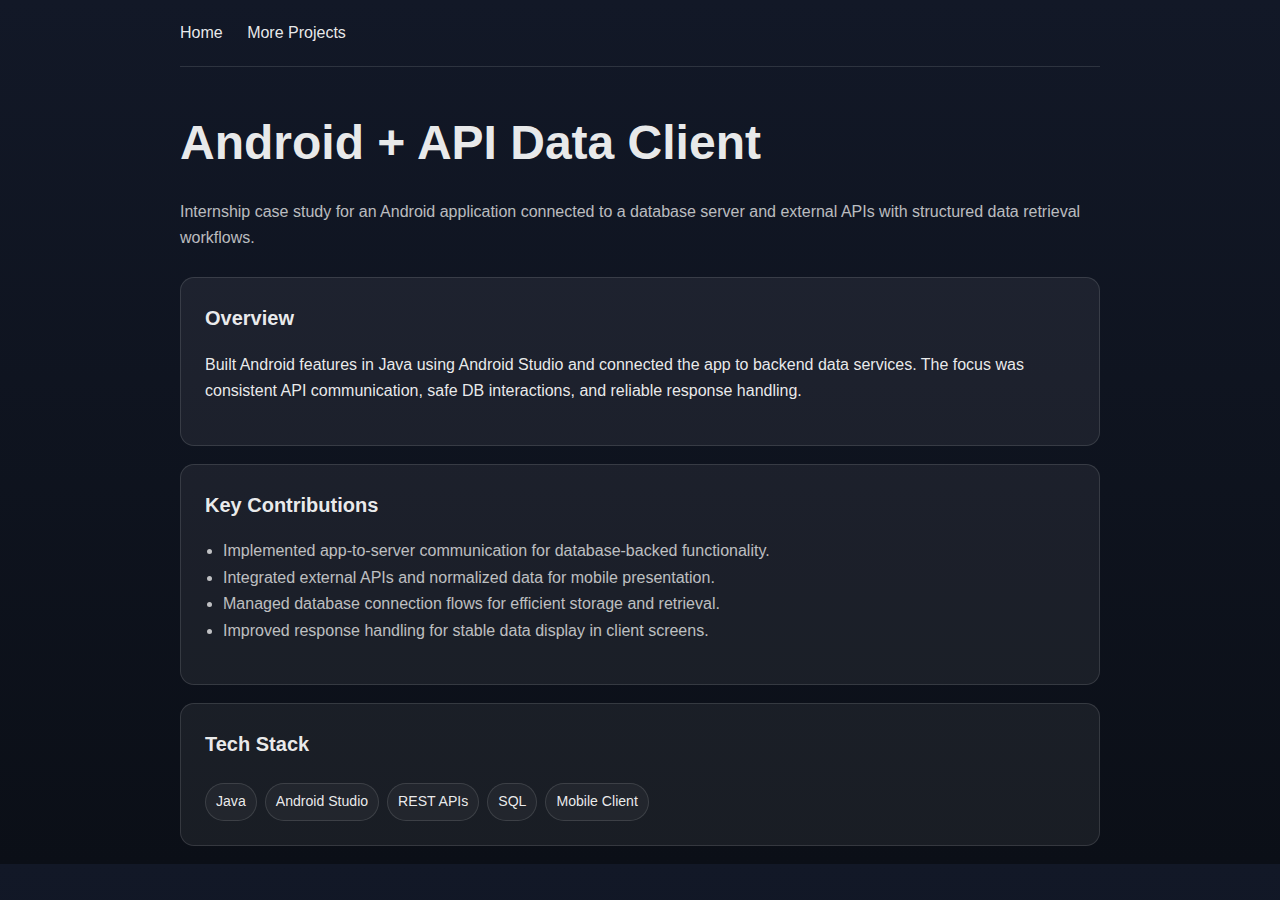
<file: projectWindows/androidApiClient/androidApiClient.html>
<!DOCTYPE html>
<html lang="en">
<head>
    <meta charset="utf-8" />
    <meta name="viewport" content="width=device-width, initial-scale=1" />
    <title>Android + API Data Client</title>
    <link rel="icon" type="image/x-icon" href="../favicon.ico" />
    <style>
        :root {
            --bg: #0b0f17;
            --surface: rgba(255,255,255,0.06);
            --text: rgba(255,255,255,0.92);
            --muted: rgba(255,255,255,0.72);
            --accent: #ff5a5f;
            --border: rgba(255,255,255,0.12);
            --radius: 14px;
        }
        * { box-sizing: border-box; }
        body {
            margin: 0;
            font-family: "Inter", "Segoe UI", Arial, sans-serif;
            color: var(--text);
            background: linear-gradient(180deg, #121827, var(--bg));
            line-height: 1.65;
        }
        .container {
            width: min(920px, 92%);
            margin: 0 auto;
        }
        nav {
            padding: 20px 0;
            border-bottom: 1px solid var(--border);
            margin-bottom: 36px;
        }
        nav a {
            color: var(--text);
            text-decoration: none;
            margin-right: 20px;
        }
        h1 {
            font-size: clamp(2rem, 5vw, 3rem);
            margin-bottom: 8px;
        }
        .lead {
            color: var(--muted);
            margin-bottom: 26px;
        }
        .card {
            background: var(--surface);
            border: 1px solid var(--border);
            border-radius: var(--radius);
            padding: 24px;
            margin-bottom: 18px;
        }
        h2 { margin-top: 0; font-size: 1.25rem; }
        ul { padding-left: 18px; color: var(--muted); }
        .stack span {
            display: inline-block;
            margin: 6px 8px 0 0;
            padding: 6px 10px;
            border-radius: 999px;
            border: 1px solid var(--border);
            background: rgba(255,255,255,0.04);
            font-size: 0.88rem;
        }
    </style>
</head>
<body>
    <div class="container">
        <nav>
            <a href="../../index.html#portfolio">Home</a>
            <a href="../../index.html#hiddenportfolio">More Projects</a>
        </nav>

        <h1>Android + API Data Client</h1>
        <p class="lead">Internship case study for an Android application connected to a database server and external APIs with structured data retrieval workflows.</p>

        <section class="card">
            <h2>Overview</h2>
            <p>Built Android features in Java using Android Studio and connected the app to backend data services. The focus was consistent API communication, safe DB interactions, and reliable response handling.</p>
        </section>

        <section class="card">
            <h2>Key Contributions</h2>
            <ul>
                <li>Implemented app-to-server communication for database-backed functionality.</li>
                <li>Integrated external APIs and normalized data for mobile presentation.</li>
                <li>Managed database connection flows for efficient storage and retrieval.</li>
                <li>Improved response handling for stable data display in client screens.</li>
            </ul>
        </section>

        <section class="card">
            <h2>Tech Stack</h2>
            <div class="stack">
                <span>Java</span><span>Android Studio</span><span>REST APIs</span><span>SQL</span><span>Mobile Client</span>
            </div>
        </section>
    </div>
</body>
</html>
</file>
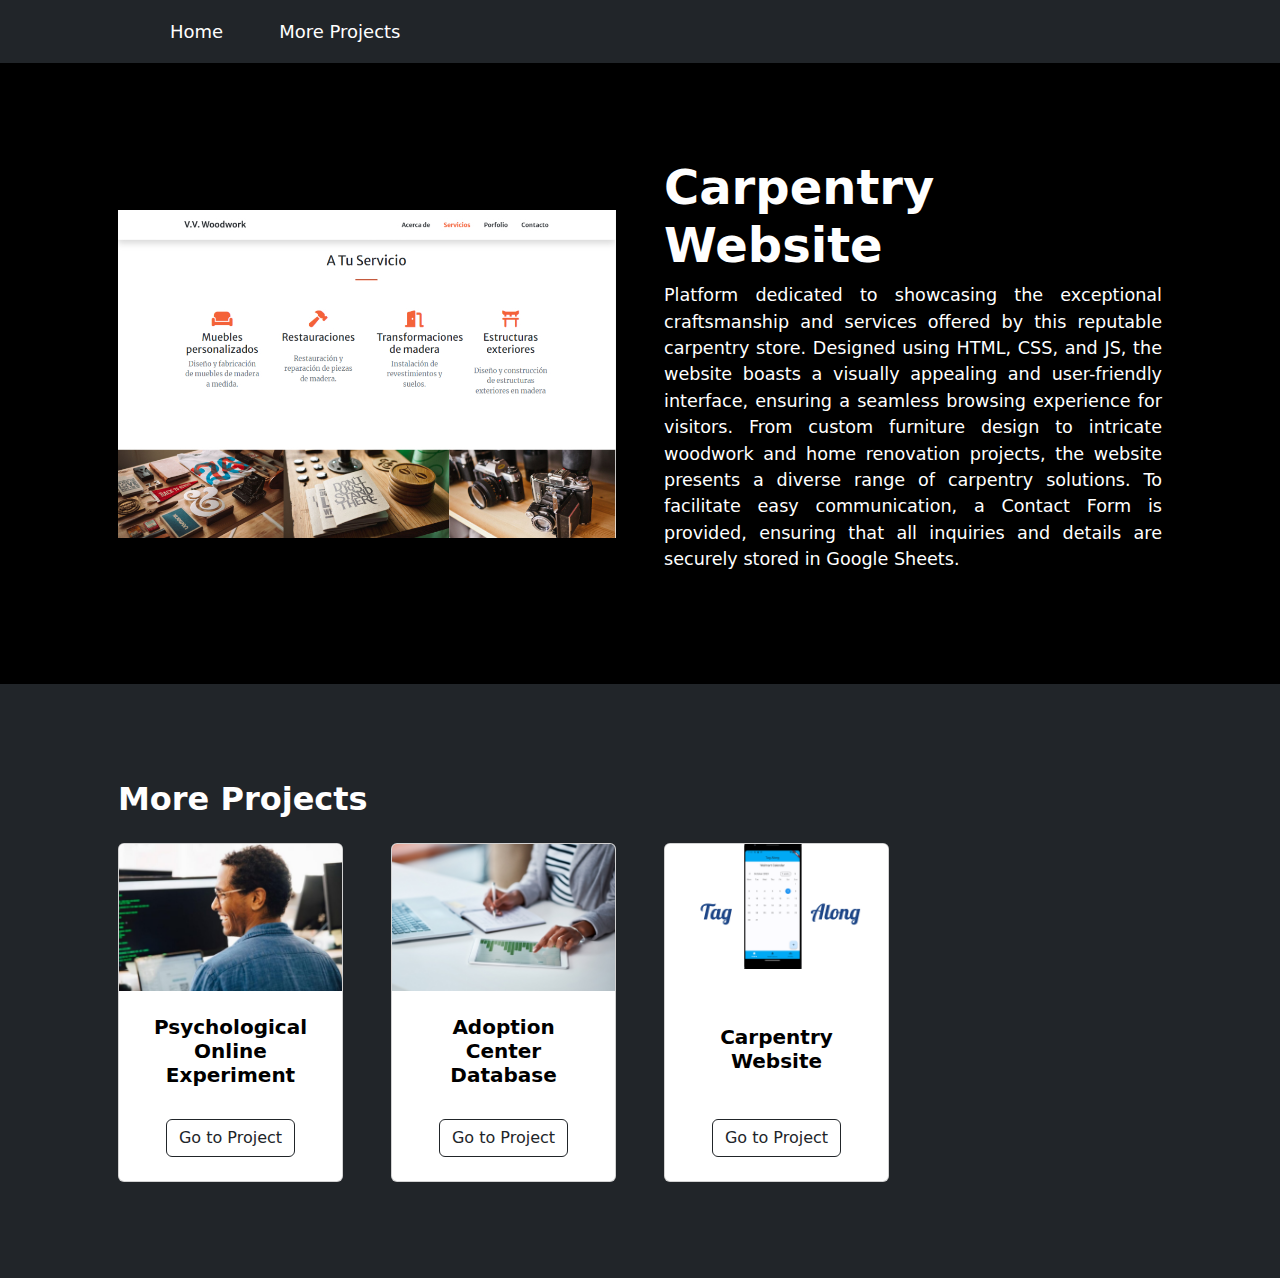
<file: projectWindows/CarpentryWebsite/CarpentryWebsite.html>
<!DOCTYPE html>
<html lang="en">
    <head>
        <meta charset="utf-8" />
        <meta name="viewport" content="width=device-width, initial-scale=1, shrink-to-fit=no" />
        <meta name="description" content="" />
        <meta name="author" content="" />
        <title>Carpentry Website</title>
        <!-- Favicon-->
        <link rel="icon" type="image/x-icon" href="assets/favicon.ico" />
        <!-- Bootstrap icons-->
        <link href="https://cdn.jsdelivr.net/npm/bootstrap-icons@1.5.0/font/bootstrap-icons.css" rel="stylesheet" />
        <!-- Core theme CSS (includes Bootstrap)-->
        <link href="css/styles.css" rel="stylesheet" />
    </head>
    <body>

        <!-- Navigation-->
        <nav class="navbar navbar-expand-lg navbar-dark bg-dark">
            <div class="container px-4 px-lg-5">
                <div class="collapse navbar-collapse" id="navbarSupportedContent">
                    <ul class="navbar-nav me-auto mb-2 mb-lg-0 ms-lg-4">
                        <li class="nav-item"><a class="nav-link active" href="../../index.html#portfolio">Home</a></li>
                        <li class="nav-item"><a class="nav-link active" href="#mywork">More Projects</a></li>
                        
                    </ul>
                    
                </div>
            </div>
        </nav>
        
        <!-- Product section-->
        <section class="py-5">
            <div class="container px-4 px-lg-5 my-5">
                <div class="row gx-4 gx-lg-5 align-items-center">
                    <div class="col-md-6"><img class="card-img-top mb-5 mb-md-0" src="projectImages/websiteCarpinteria.jpg" alt="..." /></div>
                    <div class="col-md-6">

                        <h1 class="display-5 fw-bolder">Carpentry Website</h1>
                        
                        <p class="lead">Platform dedicated to showcasing the exceptional craftsmanship and services offered by this reputable carpentry store. Designed using HTML, CSS, 
                            and JS, the website boasts a visually appealing and user-friendly interface, ensuring a seamless browsing experience for visitors. 
                            From custom furniture design to intricate woodwork and home renovation projects, the website presents a diverse range of carpentry solutions. 
                            To facilitate easy communication, a Contact Form is provided, ensuring that all inquiries and details are securely stored in Google Sheets. </p>
                        
                    </div>
                </div>
            </div>
        </section>
        <!-- More projects section-->
        <section class="py-5 bg-dark">
            <div class="container px-4 px-lg-5 mt-5" id="mywork">
                <h2 class="fw-bolder mb-4">More Projects</h2>
                <div class="row gx-4 gx-lg-5 row-cols-2 row-cols-md-3 row-cols-xl-4">
                    
                    <div class="col mb-5">
                        <div class="card h-100">
                            <!-- Product image-->
                            <img class="card-img-top" src="projectImages/research.jpg" alt="..." />
                            <!-- Product details-->
                            <div class="card-body p-4">
                                <div class="text-center">
                                    <!-- Product name-->
                                    <h5 class="fw-bolder" style="color: #000000;">Psychological Online Experiment</h5>                                    
                                </div>
                            </div>
                            <!-- Product actions-->
                            <div class="card-footer p-4 pt-0 border-top-0 bg-transparent">
                                <div class="text-center"><a class="btn btn-outline-dark mt-auto" href="../../projectWindows/psychExperiment/psychExperiment.html">Go to Project</a></div>
                            </div>
                        </div>
                    </div>
                    
                    <div class="col mb-5">
                        <div class="card h-100">
                            <!-- Product image-->
                            <img class="card-img-top" src="projectImages/data analysis.jpg" alt="..." />
                            <!-- Product details-->
                            <div class="card-body p-4">
                                <div class="text-center">
                                    <!-- Product name-->
                                    <h5 class="fw-bolder" style="color: #000000;">Adoption Center Database</h5>
                                </div>
                                    
                            </div>
                            <!-- Product actions-->
                            <div class="card-footer p-4 pt-0 border-top-0 bg-transparent">
                                <div class="text-center"><a class="btn btn-outline-dark mt-auto" href="../../projectWindows/databaseProject/databaseProject.html">Go to Project</a></div>
                            </div>
                        </div>
                    </div>

                    <div class="col mb-5">
                        <div class="card h-100">
                            <!-- Product image-->
                            <img class="card-img-top" src="projectImages/TagAlong.png" alt="..." />
                            <!-- Product details-->
                            <div class="card-body p-4">
                                <div class="card-body p-3"></div>
                                <div class="text-center">
                                    <!-- Product name-->
                                    <h5 class="fw-bolder" style="color: #000000;">Carpentry Website</h5>
                                </div>
                                    
                            </div>
                            <!-- Product actions-->
                            <div class="card-footer p-4 pt-0 border-top-0 bg-transparent">
                                <div class="text-center"><a class="btn btn-outline-dark mt-auto" href="../../projectWindows/tagAlongApp/TagAlongWebsite.html">Go to Project</a></div>
                            </div>
                        </div>
                    </div>

                </div>
            </div>
        </section>

        <!-- Bootstrap core JS-->
        <script src="https://cdn.jsdelivr.net/npm/bootstrap@5.2.3/dist/js/bootstrap.bundle.min.js"></script>
        <!-- Core theme JS-->
        <script src="js/scripts.js"></script>
    </body>
</html>
</file>
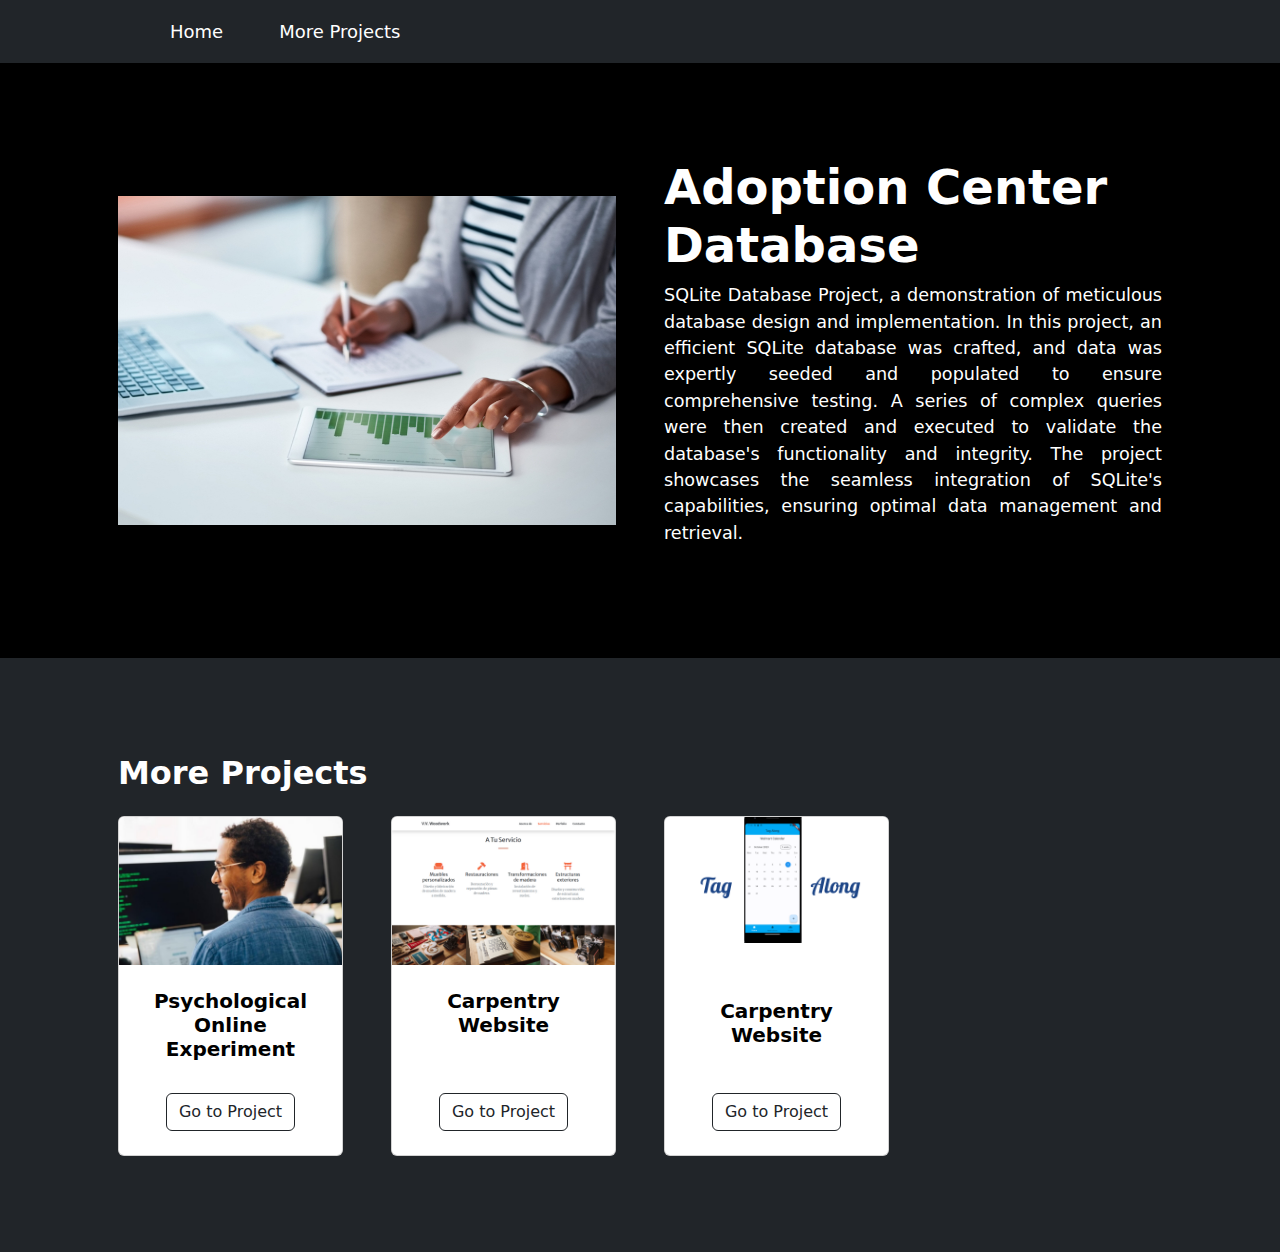
<file: projectWindows/databaseProject/databaseProject.html>
<!DOCTYPE html>
<html lang="en">
    <head>
        <meta charset="utf-8" />
        <meta name="viewport" content="width=device-width, initial-scale=1, shrink-to-fit=no" />
        <meta name="description" content="" />
        <meta name="author" content="" />
        <title>Carpentry Website</title>
        <!-- Favicon-->
        <link rel="icon" type="image/x-icon" href="assets/favicon.ico" />
        <!-- Bootstrap icons-->
        <link href="https://cdn.jsdelivr.net/npm/bootstrap-icons@1.5.0/font/bootstrap-icons.css" rel="stylesheet" />
        <!-- Core theme CSS (includes Bootstrap)-->
        <link href="css/styles.css" rel="stylesheet" />
    </head>
    <body>

        <!-- Navigation-->
        <nav class="navbar navbar-expand-lg navbar-dark bg-dark">
            <div class="container px-4 px-lg-5">
                <div class="collapse navbar-collapse" id="navbarSupportedContent">
                    <ul class="navbar-nav me-auto mb-2 mb-lg-0 ms-lg-4">                        
                        <li class="nav-item"><a class="nav-link active" href="../../index.html#portfolio">Home</a></li>
                        <li class="nav-item"><a class="nav-link active" href="#mywork">More Projects</a></li>
                        
                    </ul>
                    
                </div>
            </div>
        </nav>
        
        <!-- Product section-->
        <section class="py-5">
            <div class="container px-4 px-lg-5 my-5">
                <div class="row gx-4 gx-lg-5 align-items-center">
                    <div class="col-md-6"><img class="card-img-top mb-5 mb-md-0" src="projectImages/data analysis.jpg" alt="..." /></div>
                    <div class="col-md-6">

                        <h1 class="display-5 fw-bolder">Adoption Center Database</h1>
                        
                        <p class="lead">SQLite Database Project, a demonstration of meticulous database design and implementation. In this project, an efficient SQLite database was crafted,
                             and data was expertly seeded and populated to ensure comprehensive testing. A series of complex queries were then created and 
                             executed to validate the database's functionality and integrity. The project showcases the seamless integration of SQLite's capabilities, 
                             ensuring optimal data management and retrieval.</p>
                        
                    </div>
                </div>
            </div>
        </section>
        <!-- More projects section-->
        <section class="py-5 bg-dark">
            <div class="container px-4 px-lg-5 mt-5" id="mywork">
                <h2 class="fw-bolder mb-4">More Projects</h2>
                <div class="row gx-4 gx-lg-5 row-cols-2 row-cols-md-3 row-cols-xl-4">
                    
                    <div class="col mb-5">
                        <div class="card h-100">
                            <!-- Product image-->
                            <img class="card-img-top" src="projectImages/research.jpg" alt="..." />
                            <!-- Product details-->
                            <div class="card-body p-4">
                                <div class="text-center">
                                    <!-- Product name-->
                                    <h5 class="fw-bolder" style="color: #000000;">Psychological Online Experiment</h5>                                    
                                </div>
                            </div>
                            <!-- Product actions-->
                            <div class="card-footer p-4 pt-0 border-top-0 bg-transparent">
                                <div class="text-center"><a class="btn btn-outline-dark mt-auto" href="../../projectWindows/psychExperiment/psychExperiment.html">Go to Project</a></div>
                            </div>
                        </div>
                    </div>
                    
                    <div class="col mb-5">
                        <div class="card h-100">
                            <!-- Product image-->
                            <img class="card-img-top" src="projectImages/websiteCarpinteria.jpg" alt="..." />
                            <!-- Product details-->
                            <div class="card-body p-4">
                                <div class="text-center">
                                    <!-- Product name-->
                                    <h5 class="fw-bolder" style="color: #000000;">Carpentry Website</h5>
                                </div>
                                    
                            </div>
                            <!-- Product actions-->
                            <div class="card-footer p-4 pt-0 border-top-0 bg-transparent">
                                <div class="text-center"><a class="btn btn-outline-dark mt-auto" href="../../projectWindows/CarpentryWebsite/CarpentryWebsite.html">Go to Project</a></div>
                            </div>
                        </div>
                    </div>

                    <div class="col mb-5">
                        <div class="card h-100">
                            <!-- Product image-->
                            <img class="card-img-top" src="projectImages/TagAlong.png" alt="..." />
                            <!-- Product details-->
                            <div class="card-body p-4">
                                <div class="card-body p-3"></div>
                                <div class="text-center">
                                    <!-- Product name-->
                                    <h5 class="fw-bolder" style="color: #000000;">Carpentry Website</h5>
                                </div>
                                    
                            </div>
                            <!-- Product actions-->
                            <div class="card-footer p-4 pt-0 border-top-0 bg-transparent">
                                <div class="text-center"><a class="btn btn-outline-dark mt-auto" href="../../projectWindows/tagAlongApp/TagAlongWebsite.html">Go to Project</a></div>
                            </div>
                        </div>
                    </div>

                </div>
            </div>
        </section>

        <!-- Bootstrap core JS-->
        <script src="https://cdn.jsdelivr.net/npm/bootstrap@5.2.3/dist/js/bootstrap.bundle.min.js"></script>
        <!-- Core theme JS-->
        <script src="js/scripts.js"></script>
    </body>
</html>
</file>
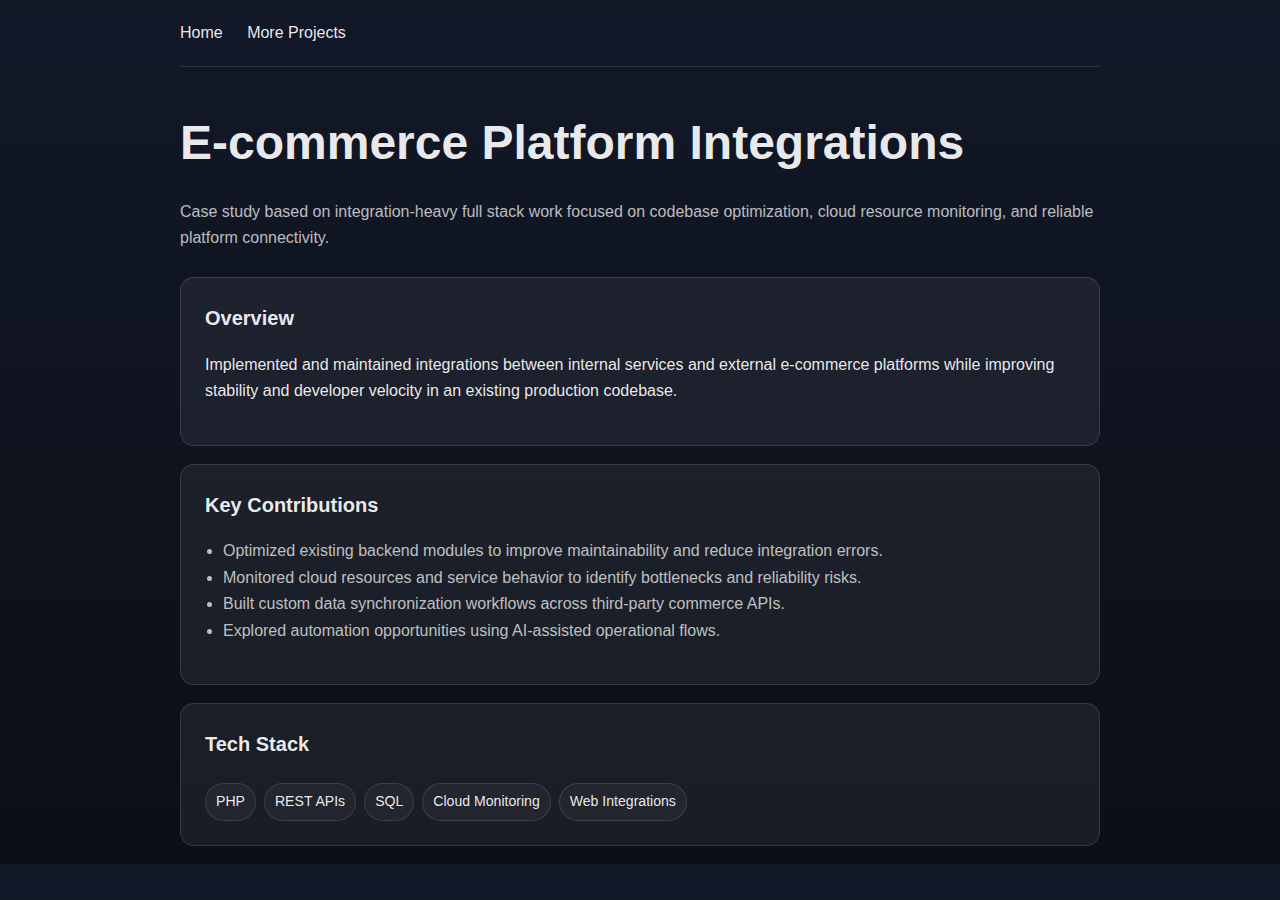
<file: projectWindows/integrations/integrations.html>
<!DOCTYPE html>
<html lang="en">
<head>
    <meta charset="utf-8" />
    <meta name="viewport" content="width=device-width, initial-scale=1" />
    <title>E-commerce Platform Integrations</title>
    <link rel="icon" type="image/x-icon" href="../favicon.ico" />
    <style>
        :root {
            --bg: #0b0f17;
            --surface: rgba(255,255,255,0.06);
            --text: rgba(255,255,255,0.92);
            --muted: rgba(255,255,255,0.72);
            --accent: #ff5a5f;
            --border: rgba(255,255,255,0.12);
            --radius: 14px;
        }
        * { box-sizing: border-box; }
        body {
            margin: 0;
            font-family: "Inter", "Segoe UI", Arial, sans-serif;
            color: var(--text);
            background: linear-gradient(180deg, #121827, var(--bg));
            line-height: 1.65;
        }
        .container {
            width: min(920px, 92%);
            margin: 0 auto;
        }
        nav {
            padding: 20px 0;
            border-bottom: 1px solid var(--border);
            margin-bottom: 36px;
        }
        nav a {
            color: var(--text);
            text-decoration: none;
            margin-right: 20px;
        }
        h1 {
            font-size: clamp(2rem, 5vw, 3rem);
            margin-bottom: 8px;
        }
        .lead {
            color: var(--muted);
            margin-bottom: 26px;
        }
        .card {
            background: var(--surface);
            border: 1px solid var(--border);
            border-radius: var(--radius);
            padding: 24px;
            margin-bottom: 18px;
        }
        h2 { margin-top: 0; font-size: 1.25rem; }
        ul { padding-left: 18px; color: var(--muted); }
        .stack span {
            display: inline-block;
            margin: 6px 8px 0 0;
            padding: 6px 10px;
            border-radius: 999px;
            border: 1px solid var(--border);
            background: rgba(255,255,255,0.04);
            font-size: 0.88rem;
        }
    </style>
</head>
<body>
    <div class="container">
        <nav>
            <a href="../../index.html#portfolio">Home</a>
            <a href="../../index.html#hiddenportfolio">More Projects</a>
        </nav>

        <h1>E-commerce Platform Integrations</h1>
        <p class="lead">Case study based on integration-heavy full stack work focused on codebase optimization, cloud resource monitoring, and reliable platform connectivity.</p>

        <section class="card">
            <h2>Overview</h2>
            <p>Implemented and maintained integrations between internal services and external e-commerce platforms while improving stability and developer velocity in an existing production codebase.</p>
        </section>

        <section class="card">
            <h2>Key Contributions</h2>
            <ul>
                <li>Optimized existing backend modules to improve maintainability and reduce integration errors.</li>
                <li>Monitored cloud resources and service behavior to identify bottlenecks and reliability risks.</li>
                <li>Built custom data synchronization workflows across third-party commerce APIs.</li>
                <li>Explored automation opportunities using AI-assisted operational flows.</li>
            </ul>
        </section>

        <section class="card">
            <h2>Tech Stack</h2>
            <div class="stack">
                <span>PHP</span><span>REST APIs</span><span>SQL</span><span>Cloud Monitoring</span><span>Web Integrations</span>
            </div>
        </section>
    </div>
</body>
</html>
</file>
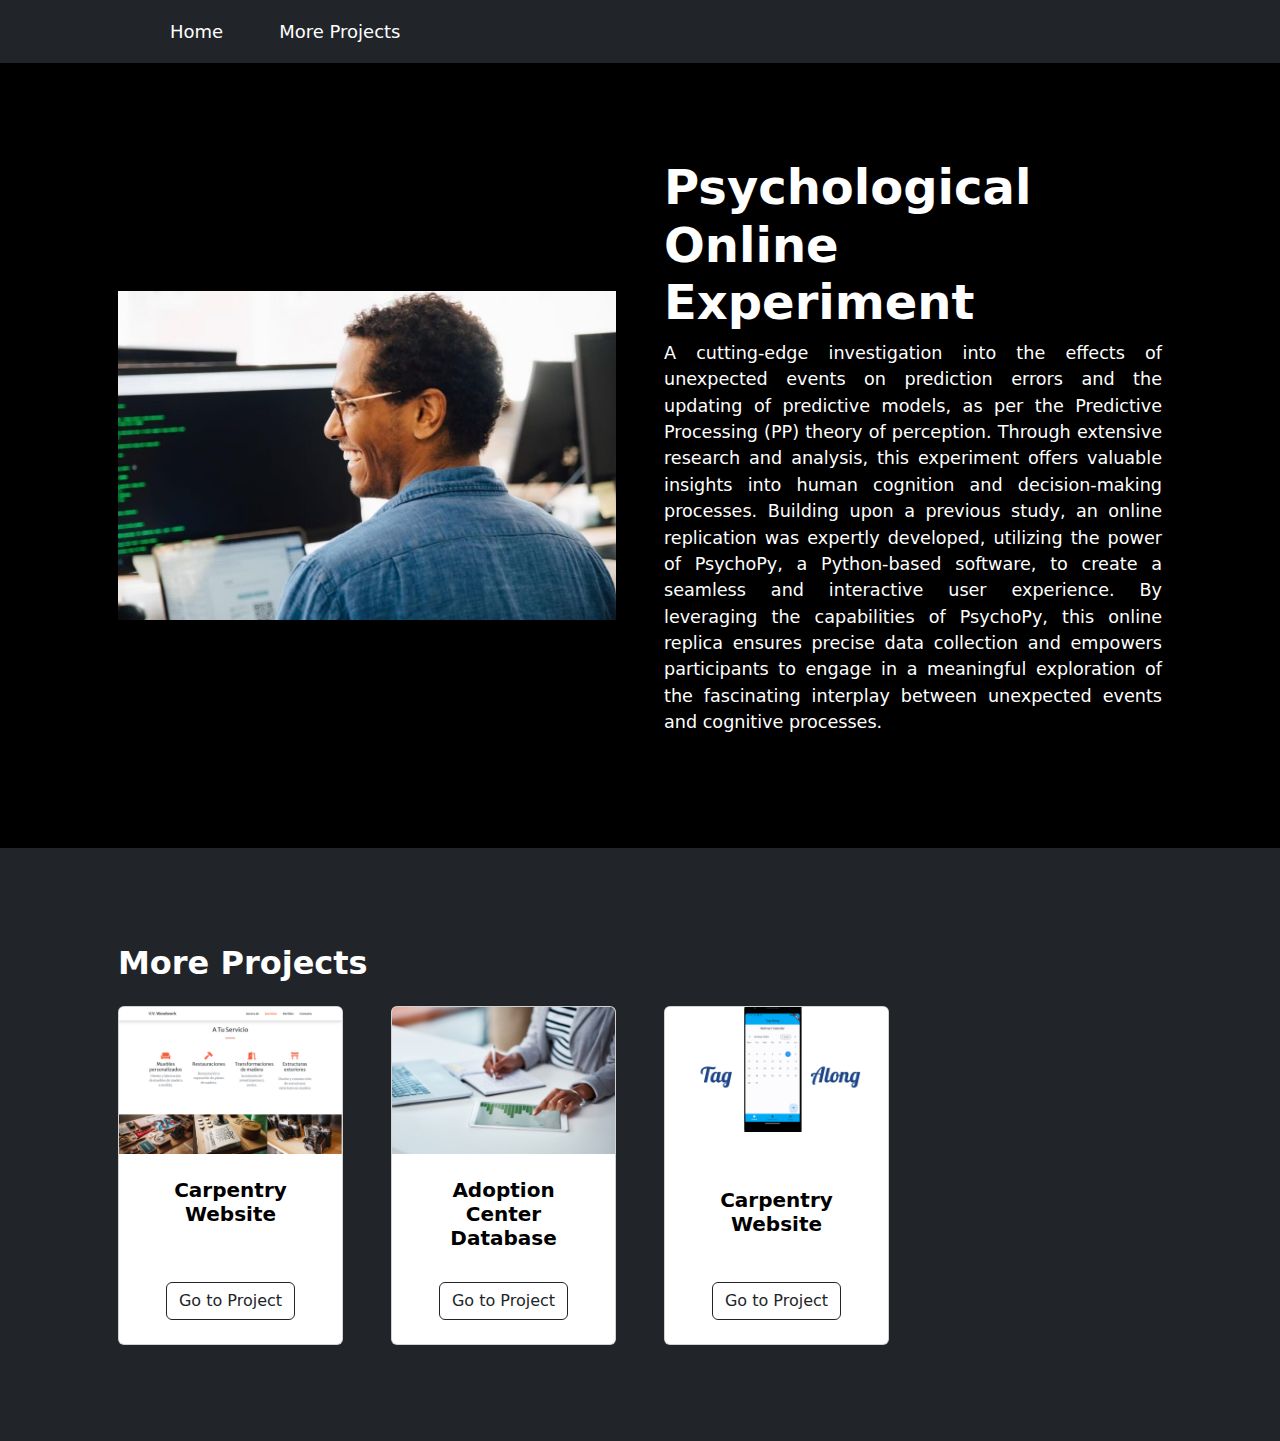
<file: projectWindows/psychExperiment/psychExperiment.html>
<!DOCTYPE html>
<html lang="en">
    <head>
        <meta charset="utf-8" />
        <meta name="viewport" content="width=device-width, initial-scale=1, shrink-to-fit=no" />
        <meta name="description" content="" />
        <meta name="author" content="" />
        <title>Carpentry Website</title>
        <!-- Favicon-->
        <link rel="icon" type="image/x-icon" href="assets/favicon.ico" />
        <!-- Bootstrap icons-->
        <link href="https://cdn.jsdelivr.net/npm/bootstrap-icons@1.5.0/font/bootstrap-icons.css" rel="stylesheet" />
        <!-- Core theme CSS (includes Bootstrap)-->
        <link href="css/styles.css" rel="stylesheet" />
    </head>
    <body>

        <!-- Navigation-->
        <nav class="navbar navbar-expand-lg navbar-dark bg-dark">
            <div class="container px-4 px-lg-5">
                <div class="collapse navbar-collapse" id="navbarSupportedContent">
                    <ul class="navbar-nav me-auto mb-2 mb-lg-0 ms-lg-4">
                        <li class="nav-item"><a class="nav-link active" href="../../index.html#portfolio">Home</a></li>
                        <li class="nav-item"><a class="nav-link active" href="#mywork">More Projects</a></li>
                        
                    </ul>
                    
                </div>
            </div>
        </nav>
        
        <!-- Product section-->
        <section class="py-5">
            <div class="container px-4 px-lg-5 my-5">
                <div class="row gx-4 gx-lg-5 align-items-center">
                    <div class="col-md-6"><img class="card-img-top mb-5 mb-md-0" src="projectImages/research.jpg" alt="..." /></div>
                    <div class="col-md-6">

                        <h1 class="display-5 fw-bolder">Psychological Online Experiment</h1>
                        
                        <p class="lead">A cutting-edge investigation into the effects of unexpected events on prediction errors 
                            and the updating of predictive models, as per the Predictive Processing (PP) theory of perception. Through extensive research and 
                            analysis, this experiment offers valuable insights into human cognition and decision-making processes. Building upon a previous 
                            study, an online replication was expertly developed, utilizing the power of PsychoPy, a Python-based software, to create a seamless 
                            and interactive user experience. By leveraging the capabilities of PsychoPy, this online replica ensures precise data collection 
                            and empowers participants to engage in a meaningful exploration of the fascinating interplay between unexpected events and 
                            cognitive processes.</p>
                        
                    </div>
                </div>
            </div>
        </section>
        <!-- More projects section-->
        <section class="py-5 bg-dark">
            <div class="container px-4 px-lg-5 mt-5" id="mywork">
                <h2 class="fw-bolder mb-4">More Projects</h2>
                <div class="row gx-4 gx-lg-5 row-cols-2 row-cols-md-3 row-cols-xl-4">
                    
                    <div class="col mb-5">
                        <div class="card h-100">
                            <!-- Product image-->
                            <img class="card-img-top" src="projectImages/websiteCarpinteria.jpg" alt="..." />
                            <!-- Product details-->
                            <div class="card-body p-4">
                                <div class="text-center">
                                    <!-- Product name-->
                                    <h5 class="fw-bolder" style="color: #000000;">Carpentry Website</h5>                                    
                                </div>
                            </div>
                            <!-- Product actions-->
                            <div class="card-footer p-4 pt-0 border-top-0 bg-transparent">
                                <div class="text-center"><a class="btn btn-outline-dark mt-auto" href="../../projectWindows/CarpentryWebsite/CarpentryWebsite.html">Go to Project</a></div>
                            </div>
                        </div>
                    </div>
                    
                    <div class="col mb-5">
                        <div class="card h-100">
                            <!-- Product image-->
                            <img class="card-img-top" src="projectImages/data analysis.jpg" alt="..." />
                            <!-- Product details-->
                            <div class="card-body p-4">
                                <div class="text-center">
                                    <!-- Product name-->
                                    <h5 class="fw-bolder" style="color: #000000;">Adoption Center Database</h5>
                                </div>
                                    
                            </div>
                            <!-- Product actions-->
                            <div class="card-footer p-4 pt-0 border-top-0 bg-transparent">
                                <div class="text-center"><a class="btn btn-outline-dark mt-auto" href="../../projectWindows/databaseProject/databaseProject.html">Go to Project</a></div>
                            </div>
                        </div>
                    </div>

                    <div class="col mb-5">
                        <div class="card h-100">
                            <!-- Product image-->
                            <img class="card-img-top" src="projectImages/TagAlong.png" alt="..." />
                            <!-- Product details-->
                            <div class="card-body p-4">
                                <div class="card-body p-3"></div>
                                <div class="text-center">
                                    <!-- Product name-->
                                    <h5 class="fw-bolder" style="color: #000000;">Carpentry Website</h5>
                                </div>
                                    
                            </div>
                            <!-- Product actions-->
                            <div class="card-footer p-4 pt-0 border-top-0 bg-transparent">
                                <div class="text-center"><a class="btn btn-outline-dark mt-auto" href="../../projectWindows/tagAlongApp/TagAlongWebsite.html">Go to Project</a></div>
                            </div>
                        </div>
                    </div>

                </div>
            </div>
        </section>

        <!-- Bootstrap core JS-->
        <script src="https://cdn.jsdelivr.net/npm/bootstrap@5.2.3/dist/js/bootstrap.bundle.min.js"></script>
        <!-- Core theme JS-->
        <script src="js/scripts.js"></script>
    </body>
</html>
</file>
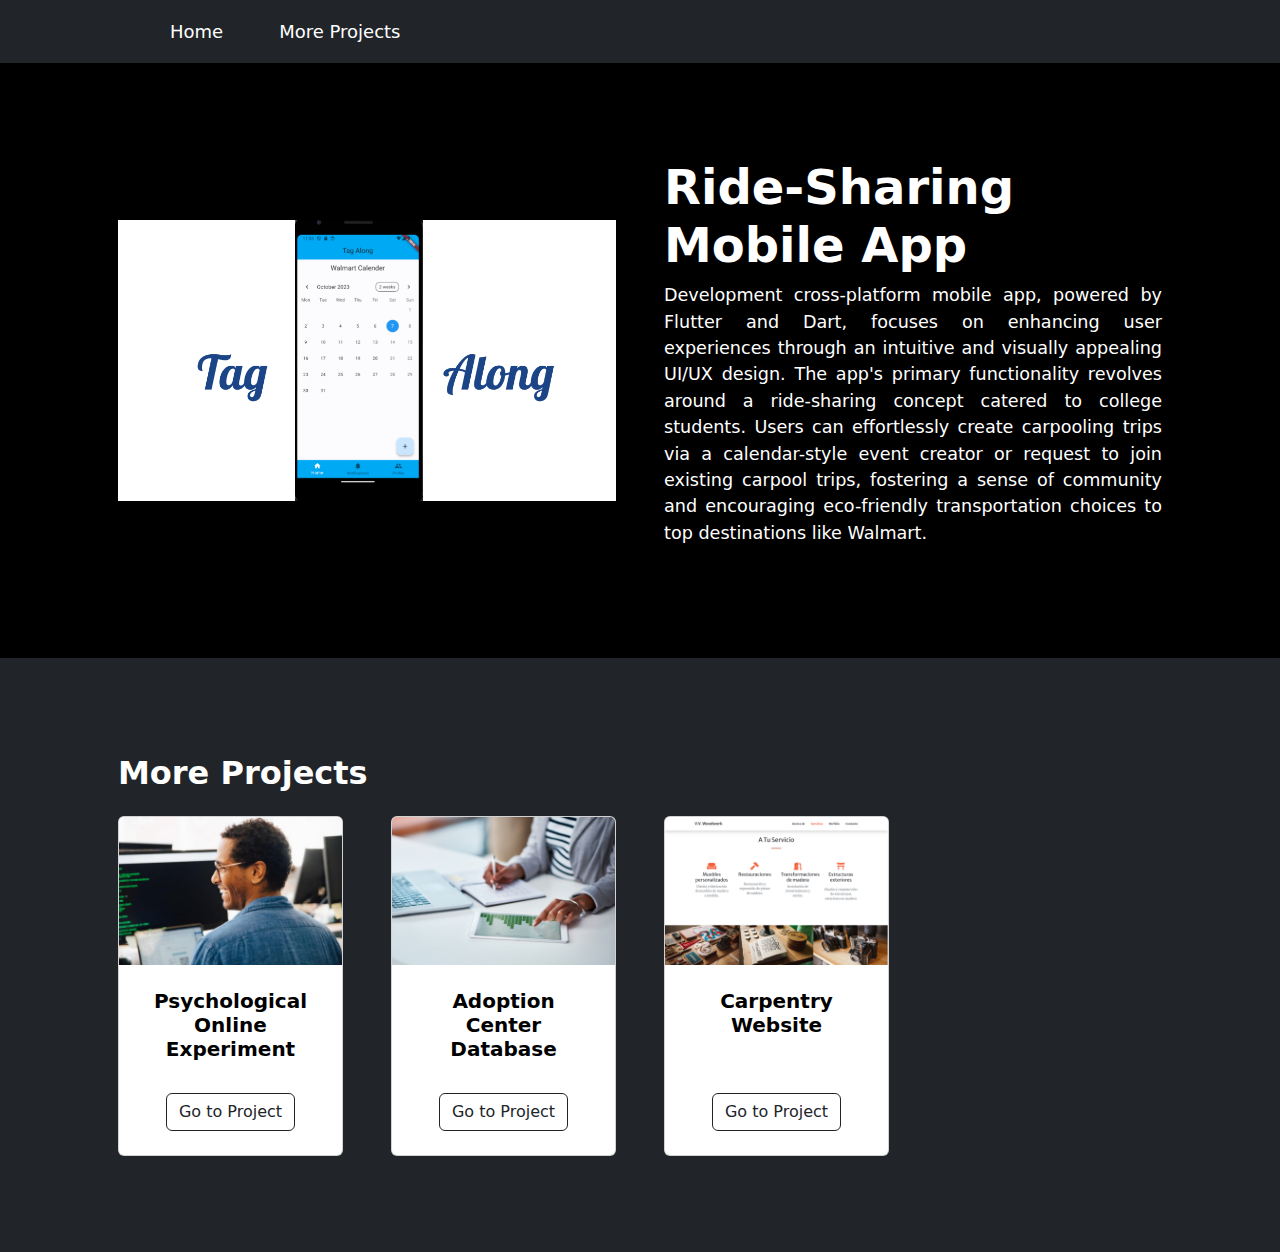
<file: projectWindows/tagAlongApp/TagAlongWebsite.html>
<!DOCTYPE html>
<html lang="en">
    <head>
        <meta charset="utf-8" />
        <meta name="viewport" content="width=device-width, initial-scale=1, shrink-to-fit=no" />
        <meta name="description" content="" />
        <meta name="author" content="" />
        <title>Carpentry Website</title>
        <!-- Favicon-->
        <link rel="icon" type="image/x-icon" href="assets/favicon.ico" />
        <!-- Bootstrap icons-->
        <link href="https://cdn.jsdelivr.net/npm/bootstrap-icons@1.5.0/font/bootstrap-icons.css" rel="stylesheet" />
        <!-- Core theme CSS (includes Bootstrap)-->
        <link href="css/styles.css" rel="stylesheet" />
    </head>
    <body>

        <!-- Navigation-->
        <nav class="navbar navbar-expand-lg navbar-dark bg-dark">
            <div class="container px-4 px-lg-5">
                <div class="collapse navbar-collapse" id="navbarSupportedContent">
                    <ul class="navbar-nav me-auto mb-2 mb-lg-0 ms-lg-4">
                        <li class="nav-item"><a class="nav-link active" href="../../index.html#portfolio">Home</a></li>
                        <li class="nav-item"><a class="nav-link active" href="#mywork">More Projects</a></li>
                        
                    </ul>
                    
                </div>
            </div>
        </nav>
        
        <!-- Product section-->
        <section class="py-5">
            <div class="container px-4 px-lg-5 my-5">
                <div class="row gx-4 gx-lg-5 align-items-center">
                    <div class="col-md-6"><img class="card-img-top mb-5 mb-md-0" src="projectImages/TagAlong.png" alt="..." /></div>
                    <div class="col-md-6">

                        <h1 class="display-5 fw-bolder">Ride-Sharing Mobile App</h1>
                        
                        <p class="lead"> Development cross-platform mobile app, powered by Flutter and Dart, focuses on enhancing user experiences 
                            through an intuitive and visually appealing UI/UX design. The app's primary functionality revolves around a ride-sharing 
                            concept catered to college students. Users can effortlessly create carpooling trips via a calendar-style event creator 
                            or request to join existing carpool trips, fostering a sense of community and encouraging eco-friendly transportation 
                            choices to top destinations like Walmart.</p>
                        
                    </div>
                </div>
            </div>
        </section>
        <!-- More projects section-->
        <section class="py-5 bg-dark">
            <div class="container px-4 px-lg-5 mt-5" id="mywork">
                <h2 class="fw-bolder mb-4">More Projects</h2>
                <div class="row gx-4 gx-lg-5 row-cols-2 row-cols-md-3 row-cols-xl-4">
                    
                    <div class="col mb-5">
                        <div class="card h-100">
                            <!-- Product image-->
                            <img class="card-img-top" src="projectImages/research.jpg" alt="..." />
                            <!-- Product details-->
                            <div class="card-body p-4">
                                <div class="text-center">
                                    <!-- Product name-->
                                    <h5 class="fw-bolder" style="color: #000000;">Psychological Online Experiment</h5>                                    
                                </div>
                            </div>
                            <!-- Product actions-->
                            <div class="card-footer p-4 pt-0 border-top-0 bg-transparent">
                                <div class="text-center"><a class="btn btn-outline-dark mt-auto" href="../../projectWindows/psychExperiment/psychExperiment.html">Go to Project</a></div>
                            </div>
                        </div>
                    </div>
                    
                    <div class="col mb-5">
                        <div class="card h-100">
                            <!-- Product image-->
                            <img class="card-img-top" src="projectImages/data analysis.jpg" alt="..." />
                            <!-- Product details-->
                            <div class="card-body p-4">
                                <div class="text-center">
                                    <!-- Product name-->
                                    <h5 class="fw-bolder" style="color: #000000;">Adoption Center Database</h5>
                                </div>
                                    
                            </div>
                            <!-- Product actions-->
                            <div class="card-footer p-4 pt-0 border-top-0 bg-transparent">
                                <div class="text-center"><a class="btn btn-outline-dark mt-auto" href="../../projectWindows/databaseProject/databaseProject.html">Go to Project</a></div>
                            </div>
                        </div>
                    </div>

                    <div class="col mb-5">
                        <div class="card h-100">
                            <!-- Product image-->
                            <img class="card-img-top" src="projectImages/websiteCarpinteria.jpg" alt="..." />
                            <!-- Product details-->
                            <div class="card-body p-4">
                                <div class="text-center">
                                    <!-- Product name-->
                                    <h5 class="fw-bolder" style="color: #000000;">Carpentry Website</h5>
                                </div>
                                    
                            </div>
                            <!-- Product actions-->
                            <div class="card-footer p-4 pt-0 border-top-0 bg-transparent">
                                <div class="text-center"><a class="btn btn-outline-dark mt-auto" href="../../projectWindows/CarpentryWebsite/CarpentryWebsite.html">Go to Project</a></div>
                            </div>
                        </div>
                    </div>

                </div>
            </div>
        </section>

        <!-- Bootstrap core JS-->
        <script src="https://cdn.jsdelivr.net/npm/bootstrap@5.2.3/dist/js/bootstrap.bundle.min.js"></script>
        <!-- Core theme JS-->
        <script src="js/scripts.js"></script>
    </body>
</html>
</file>
